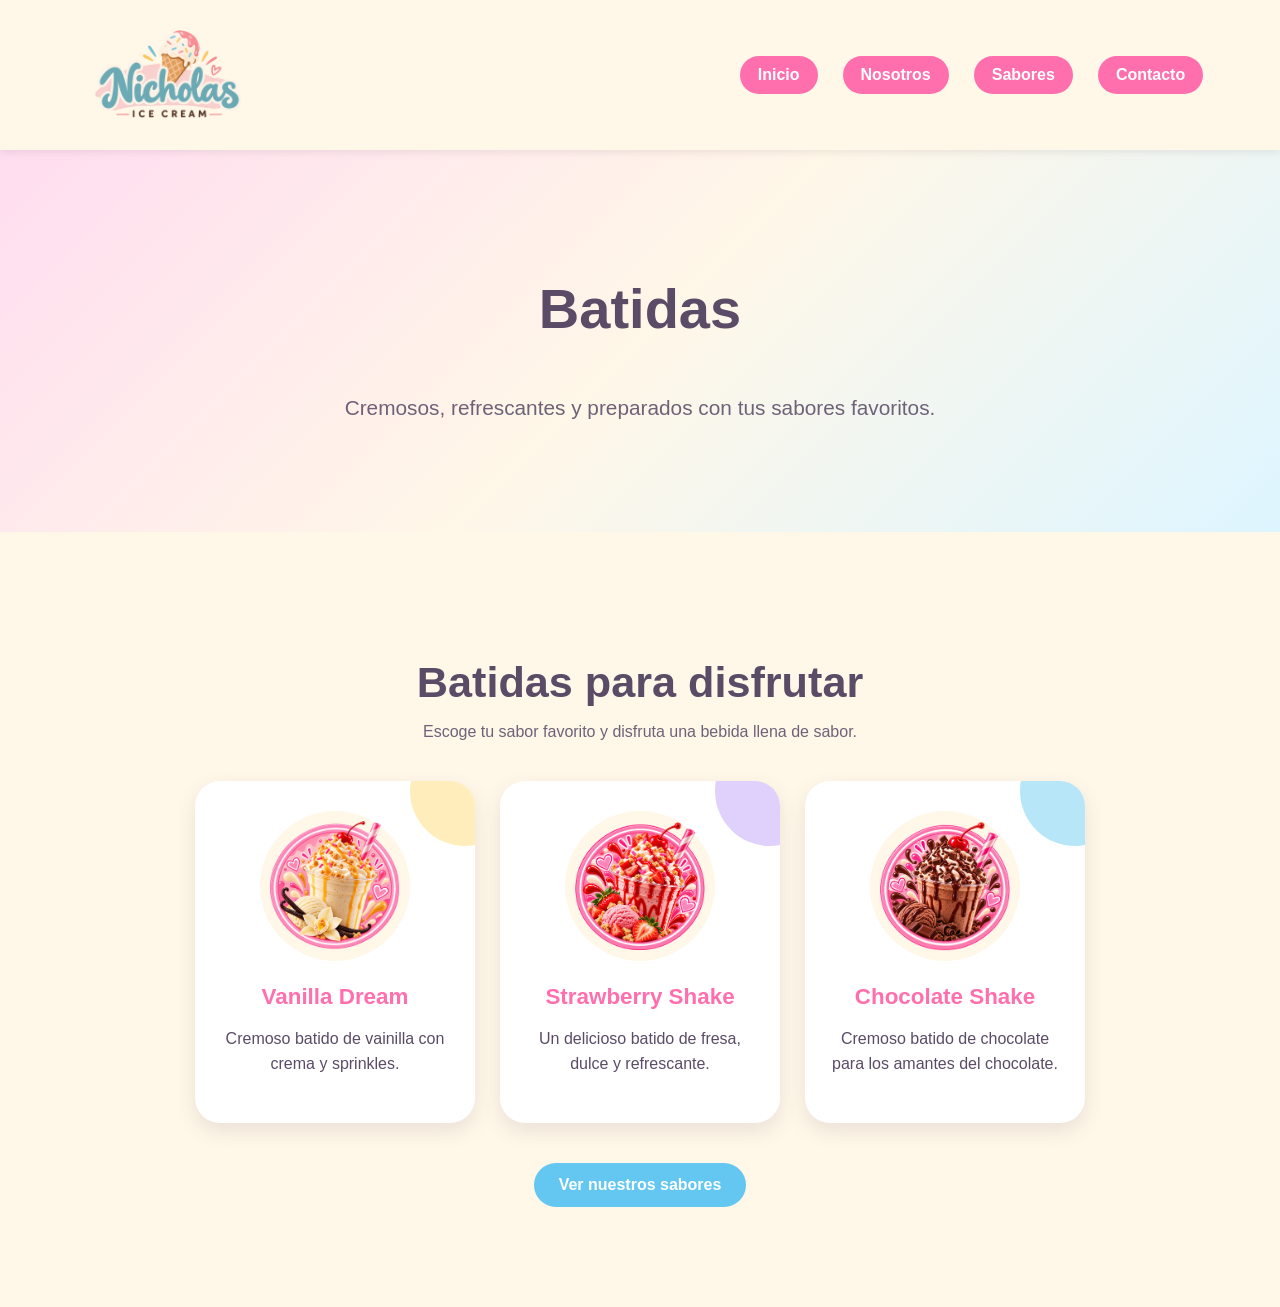
<file: Nicholas_Ice_Cream/Paginas/Batidas.html>
<!DOCTYPE html>
<html lang="es">

<head>
    <meta charset="UTF-8">
    <meta name="viewport" content="width=device-width, initial-scale=1.0">

    <title>Batidas | Nicholas Ice Cream</title>

    <!-- Conexión con la hoja de estilos -->
    <link rel="stylesheet" href="../Style.css">

</head>

<body>

    <!-- Encabezado principal -->
    <header>

        <div class="logo">
            <img src="../Imagen/Nicholas_Logo.png" alt="Nicholas Ice Cream">
        </div>

        <!-- Menú de navegación -->
        <nav>

            <a href="../Index.html">Inicio</a>

            <a href="nosotros.html">Nosotros</a>

            <a href="sabores.html">Sabores</a>

            <a href="contacto.html">Contacto</a>

        </nav>

    </header>


    <!-- Contenido principal -->
    <main>

        <!-- Presentación -->
        <section class="presentacion">

            <div class="presentacion-contenido">

                <h1>Batidas </h1>

                <p>
                    Cremosos, refrescantes y preparados
                    con tus sabores favoritos.
                </p>

            </div>

        </section>


        <!-- Opciones de batidos -->
        <section class="productos-destacados">

            <h2>Batidas para disfrutar </h2>

            <p class="intro-productos">
                Escoge tu sabor favorito y disfruta
                una bebida llena de sabor.
            </p>


            <div class="productos-container">


                <!-- Batida de vainilla -->
                <div class="producto-card">

                    <div class="producto-icon">

                        <img
                            src="../Imagen/Batida_Vainilla.png"
                            alt="Batida de vainilla">

                    </div>

                    <h3>Vanilla Dream</h3>

                    <p>
                        Cremoso batido de vainilla
                        con crema y sprinkles.
                    </p>

                </div>


                <!-- Batida de fresa -->
                <div class="producto-card">

                    <div class="producto-icon">

                        <img
                            src="../Imagen/Batido_Fresa.png"
                            alt="Batida de fresa">

                    </div>

                    <h3>Strawberry Shake</h3>

                    <p>
                        Un delicioso batido de fresa,
                        dulce y refrescante.
                    </p>

                </div>


                <!-- Batida de chocolate -->
                <div class="producto-card">

                    <div class="producto-icon">

                        <img
                            src="../Imagen/Batida_Chocolate.png"
                            alt="Batida de chocolate">

                    </div>

                    <h3>Chocolate Shake</h3>

                    <p>
                        Cremoso batido de chocolate
                        para los amantes del chocolate.
                    </p>

                </div>


            </div>


            <!-- Botón para regresar a sabores -->
            <a href="sabores.html" class="sabores-button">
                Ver nuestros sabores
            </a>

        </section>

    </main>

</body>

</html>
</file>
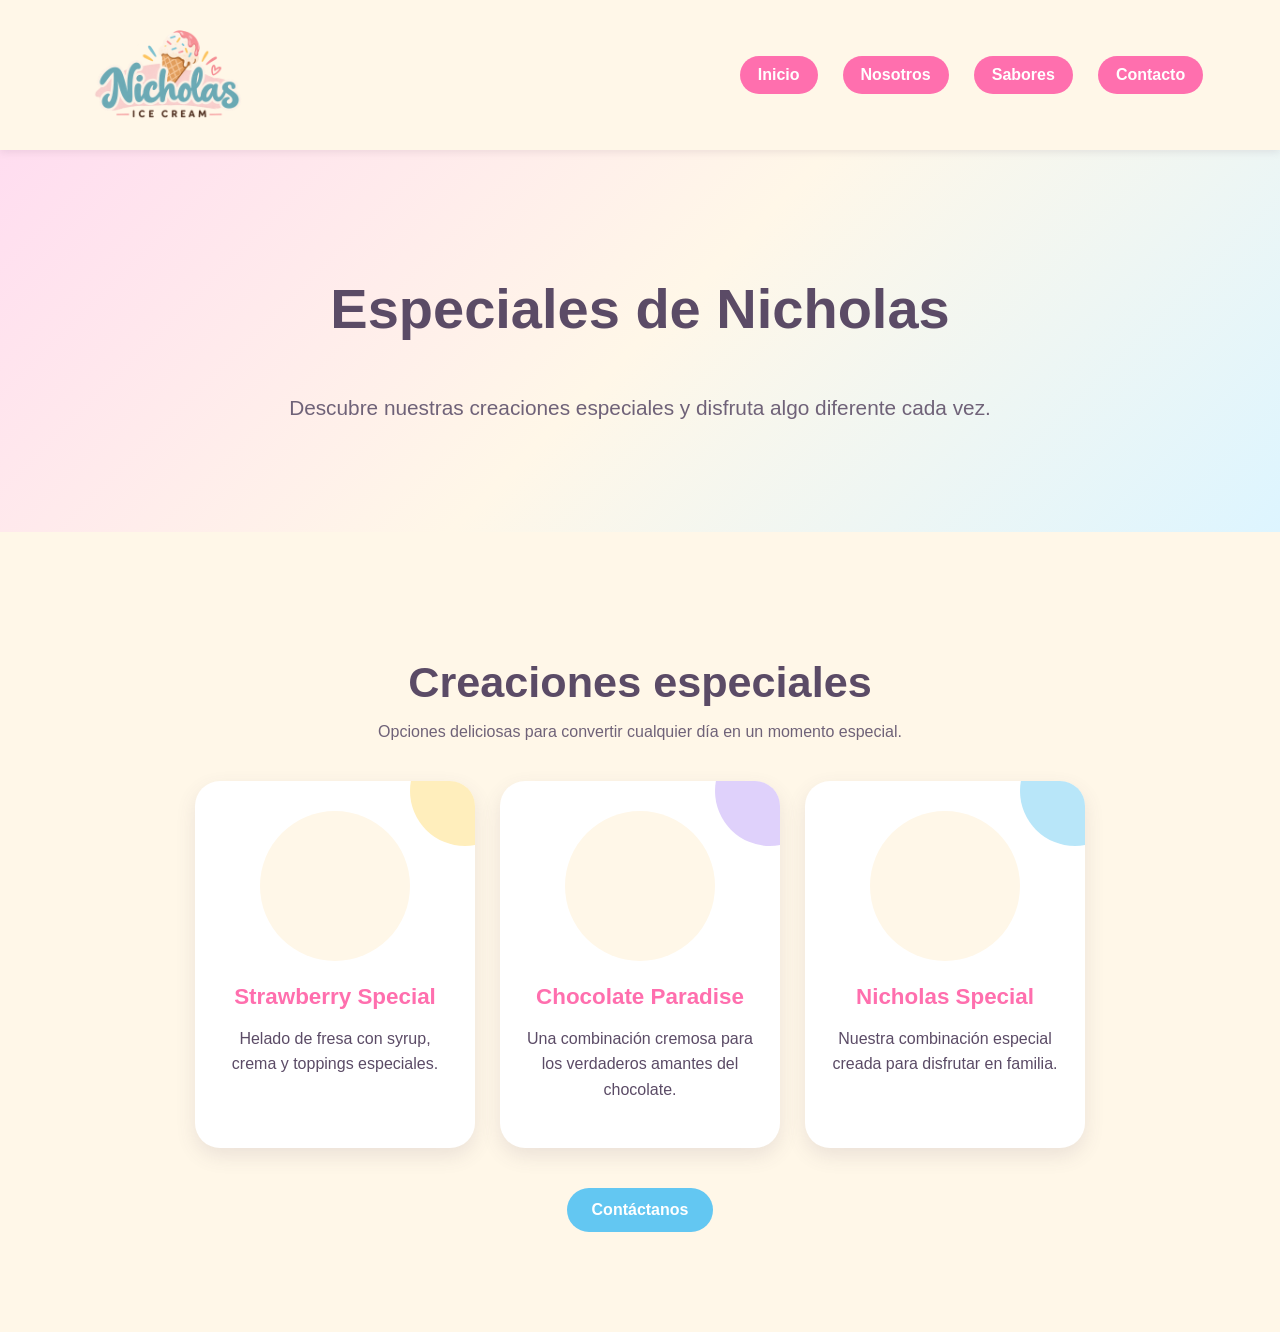
<file: Nicholas_Ice_Cream/Paginas/Especiales.html>
<!DOCTYPE html>
<html lang="es">

<head>
    <meta charset="UTF-8">
    <meta name="viewport" content="width=device-width, initial-scale=1.0">
    <title>Especiales | Nicholas Ice Cream</title>

    <!-- Conexión con la hoja de estilos -->
    <link rel="stylesheet" href="../Style.css">
</head>

<body>

    <!-- Encabezado principal -->
    <header>
        <div class="logo">
            <img src="../Imagen/Nicholas_Logo.png" alt="Nicholas Ice Cream">
        </div>

        <!-- Menú de navegación -->
        <nav>
            <a href="../Index.html">Inicio</a>
            <a href="nosotros.html">Nosotros</a>
            <a href="sabores.html">Sabores</a>
            <a href="contacto.html">Contacto</a>
        </nav>
    </header>

    <!-- Contenido principal -->
    <main>

        <!-- Presentación -->
        <section class="presentacion">
            <div class="presentacion-contenido">

                <h1>Especiales de Nicholas </h1>

                <p>
                    Descubre nuestras creaciones especiales
                    y disfruta algo diferente cada vez.
                </p>

            </div>
        </section>

        <!-- Especiales -->
        <section class="productos-destacados">

            <h2>Creaciones especiales </h2>

            <p class="intro-productos">
                Opciones deliciosas para convertir cualquier
                día en un momento especial.
            </p>

            <div class="productos-container">

                <!-- Especial 1 -->
                <div class="producto-card">

                    <div class="producto-icon"></div>

                    <h3>Strawberry Special</h3>

                    <p>
                        Helado de fresa con syrup,
                        crema y toppings especiales.
                    </p>

                </div>

                <!-- Especial 2 -->
                <div class="producto-card">

                    <div class="producto-icon"></div>

                    <h3>Chocolate Paradise</h3>

                    <p>
                        Una combinación cremosa
                        para los verdaderos amantes del chocolate.
                    </p>

                </div>

                <!-- Especial 3 -->
                <div class="producto-card">

                    <div class="producto-icon"></div>

                    <h3>Nicholas Special</h3>

                    <p>
                        Nuestra combinación especial
                        creada para disfrutar en familia.
                    </p>

                </div>

            </div>

            <!-- Botón -->
            <a href="contacto.html" class="sabores-button">
                Contáctanos
            </a>

        </section>

    </main>

</body>
</html>
</file>
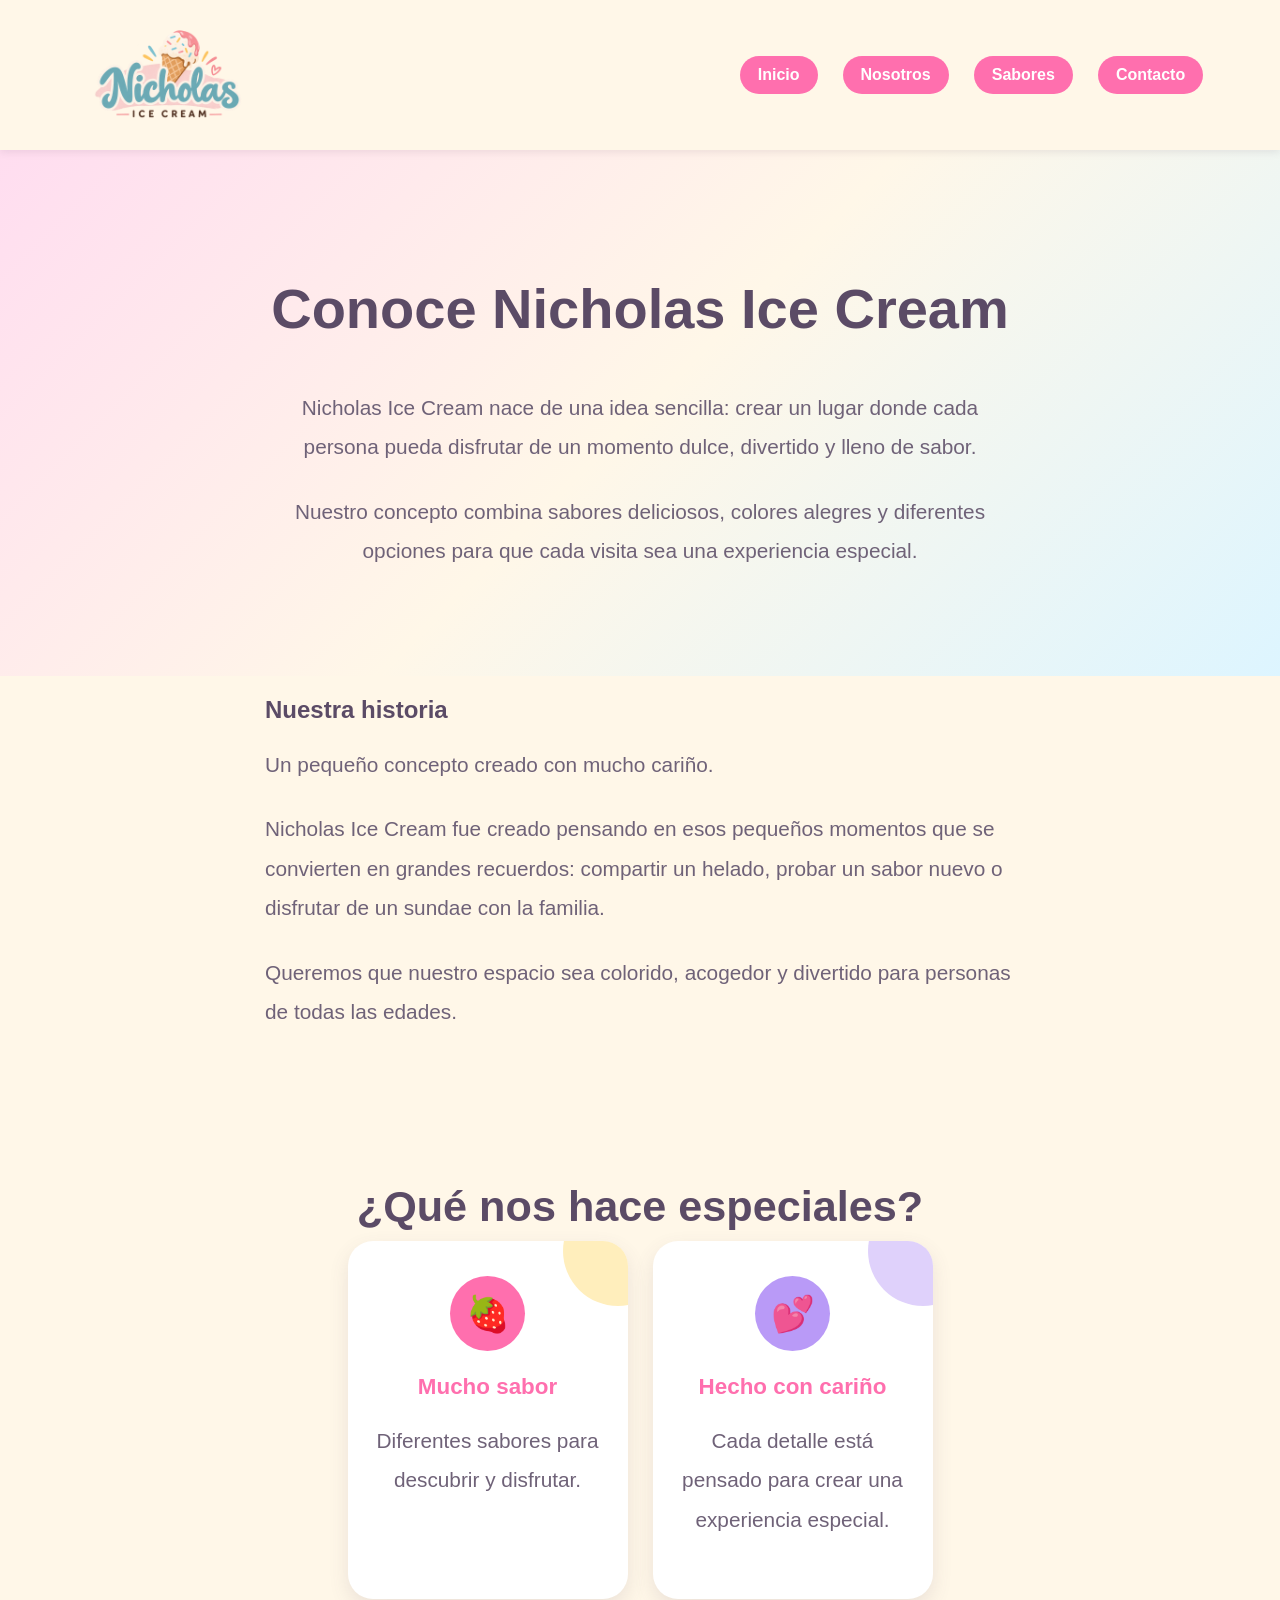
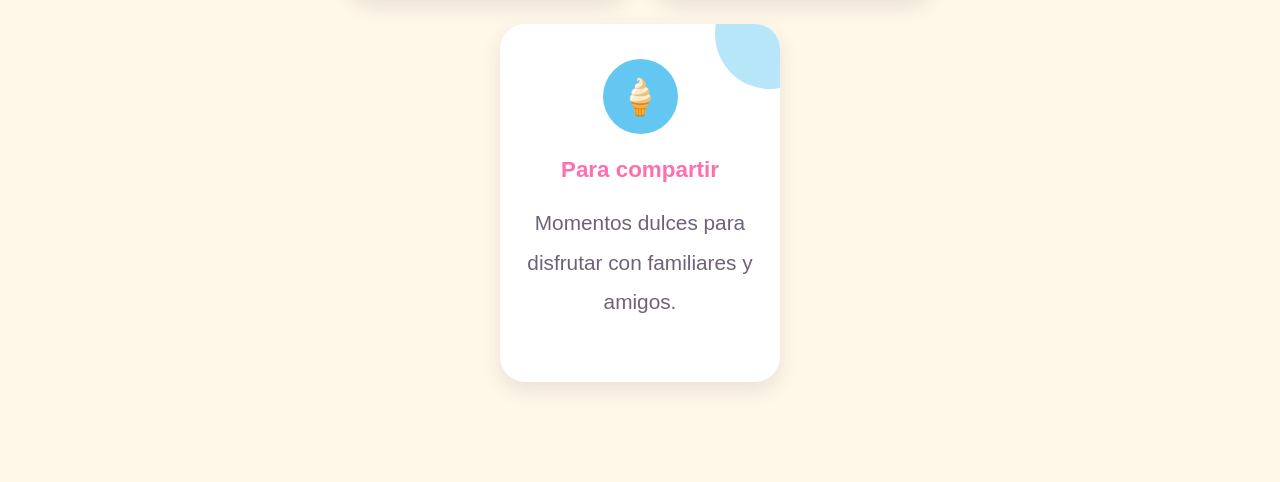
<file: Nicholas_Ice_Cream/Paginas/Nosotros.html>
<!DOCTYPE html>
<html lang="es">

<head>

    <meta charset="UTF-8">

    <meta name="viewport" content="width=device-width, initial-scale=1.0">

    <title>Nosotros | Nicholas Ice Cream</title>

    <!-- Conexión con la hoja de estilos -->
    <link rel="stylesheet" href="../Style.css">

</head>

<body>

    <!-- Encabezado principal -->
    <header>

        <div class="logo">
            <img src="../Imagen/Nicholas_Logo.png" alt="Nicholas Ice Cream">
        </div>

        <!-- Menú de navegación -->
        <nav>

            <a href="../Index.html">Inicio</a>

            <a href="nosotros.html">Nosotros</a>

            <a href="sabores.html">Sabores</a>

            <a href="contacto.html">Contacto</a>

        </nav>

    </header>


    <!-- Contenido principal -->
    <main>

        <!-- Sección de bienvenida -->
        <section class="presentacion">

            <div class="presentacion-contenido">

                <h1>Conoce Nicholas Ice Cream </h1>

                <p>
                    Nicholas Ice Cream nace de una idea sencilla:
                    crear un lugar donde cada persona pueda disfrutar
                    de un momento dulce, divertido y lleno de sabor.
                </p>

                <p>
                    Nuestro concepto combina sabores deliciosos,
                    colores alegres y diferentes opciones para que
                    cada visita sea una experiencia especial.
                </p>

            </div>

        </section>


        <!-- Sección de nuestra historia -->
        <div class="historia-contenido">

            <h2>Nuestra historia </h2>

            <p class="intro-sabores">
                Un pequeño concepto creado con mucho cariño.
            </p>

            <div class="presentacion-contenido">

                <p>
                    Nicholas Ice Cream fue creado pensando en esos
                    pequeños momentos que se convierten en grandes recuerdos:
                    compartir un helado, probar un sabor nuevo o disfrutar
                    de un sundae con la familia.
                </p>

                <p>
                    Queremos que nuestro espacio sea colorido, acogedor
                    y divertido para personas de todas las edades.
                </p>

            </div>

        </section>
        


        <!-- Sección de valores -->
        <section class="productos-destacados">

            <h2>¿Qué nos hace especiales? </h2>

            <div class="productos-container">

                <div class="caracteristica-card">

                    <div class="caracteristica-icon">
                        🍓
                    </div>

                  <h3>Mucho sabor</h3>

               <p>
                 Diferentes sabores para descubrir y disfrutar.
               </p>

           </div> 

           <div class="caracteristica-card">

            <div class="caracteristica-icon">💕</div>

           <h3>Hecho con cariño</h3>

           <p>
             Cada detalle está pensado para crear una experiencia especial.
          </p>

     </div>

            <div class="caracteristica-card">

            <div class="caracteristica-icon">🍦</div>

               <h3>Para compartir</h3>

               <p>
                  Momentos dulces para disfrutar con familiares y amigos.
              </p>

           </div>

            </div>

        </section>

        

    </main>

</body>

</html>
</file>
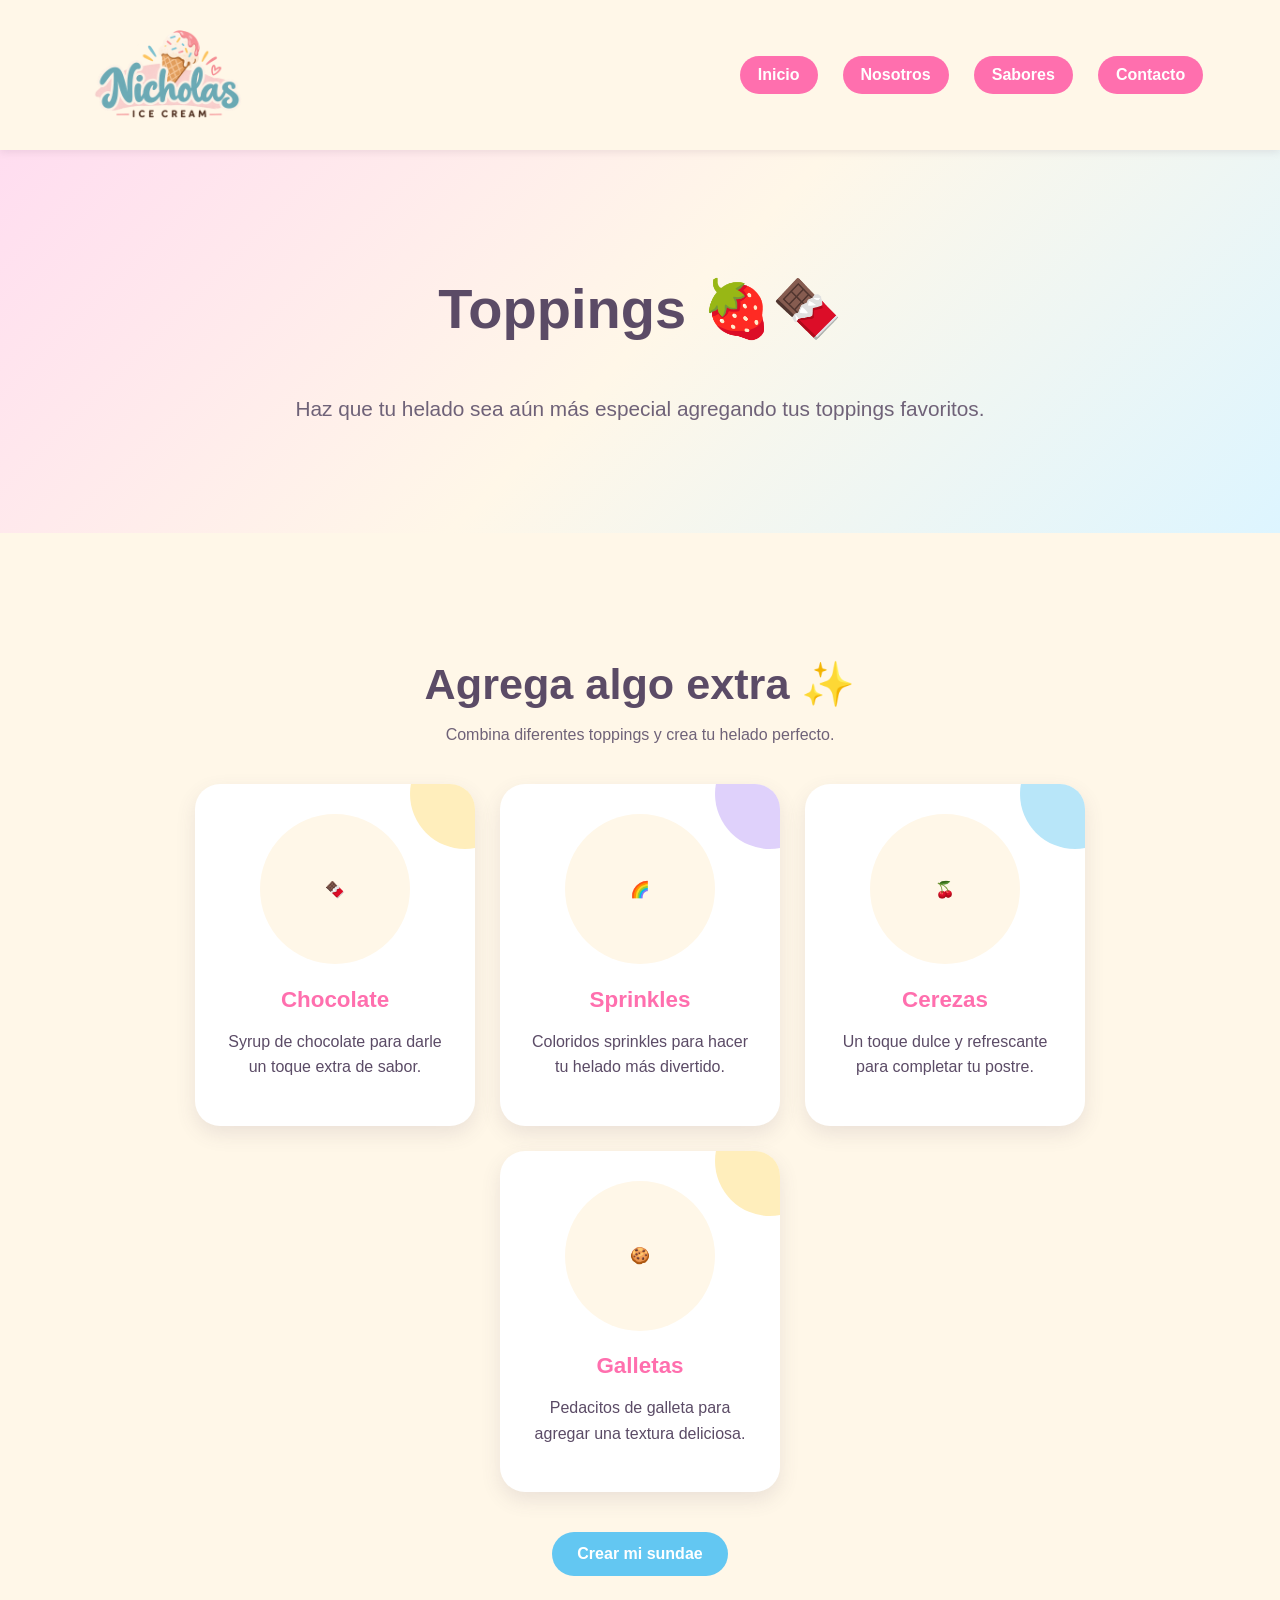
<file: Nicholas_Ice_Cream/Paginas/Toppings.html>
<!DOCTYPE html>
<html lang="es">

<head>
    <meta charset="UTF-8">
    <meta name="viewport" content="width=device-width, initial-scale=1.0">
    <title>Toppings | Nicholas Ice Cream</title>

    <!-- Conexión con la hoja de estilos -->
    <link rel="stylesheet" href="../Style.css">
</head>

<body>

    <!-- Encabezado principal -->
    <header>
        <div class="logo">
            <img src="../Imagen/Nicholas_Logo.png" alt="Nicholas Ice Cream">
        </div>

        <!-- Menú de navegación -->
        <nav>
            <a href="../Index.html">Inicio</a>
            <a href="nosotros.html">Nosotros</a>
            <a href="sabores.html">Sabores</a>
            <a href="contacto.html">Contacto</a>
        </nav>
    </header>

    <!-- Contenido principal -->
    <main>

        <!-- Presentación -->
        <section class="presentacion">
            <div class="presentacion-contenido">

                <h1>Toppings 🍓🍫</h1>

                <p>
                    Haz que tu helado sea aún más especial
                    agregando tus toppings favoritos.
                </p>

            </div>
        </section>

        <!-- Opciones de toppings -->
        <section class="productos-destacados">

            <h2>Agrega algo extra ✨</h2>

            <p class="intro-productos">
                Combina diferentes toppings y crea
                tu helado perfecto.
            </p>

            <div class="productos-container">

                <!-- Chocolate -->
                <div class="producto-card">

                    <div class="producto-icon">🍫</div>

                    <h3>Chocolate</h3>

                    <p>
                        Syrup de chocolate para darle
                        un toque extra de sabor.
                    </p>

                </div>

                <!-- Sprinkles -->
                <div class="producto-card">

                    <div class="producto-icon">🌈</div>

                    <h3>Sprinkles</h3>

                    <p>
                        Coloridos sprinkles para hacer
                        tu helado más divertido.
                    </p>

                </div>

                <!-- Cerezas -->
                <div class="producto-card">

                    <div class="producto-icon">🍒</div>

                    <h3>Cerezas</h3>

                    <p>
                        Un toque dulce y refrescante
                        para completar tu postre.
                    </p>

                </div>

                <!-- Galletas -->
                <div class="producto-card">

                    <div class="producto-icon">🍪</div>

                    <h3>Galletas</h3>

                    <p>
                        Pedacitos de galleta para agregar
                        una textura deliciosa.
                    </p>

                </div>

            </div>

            <a href="sundaes.html" class="sabores-button">
                Crear mi sundae
            </a>

        </section>

    </main>

</body>
</html>
</file>
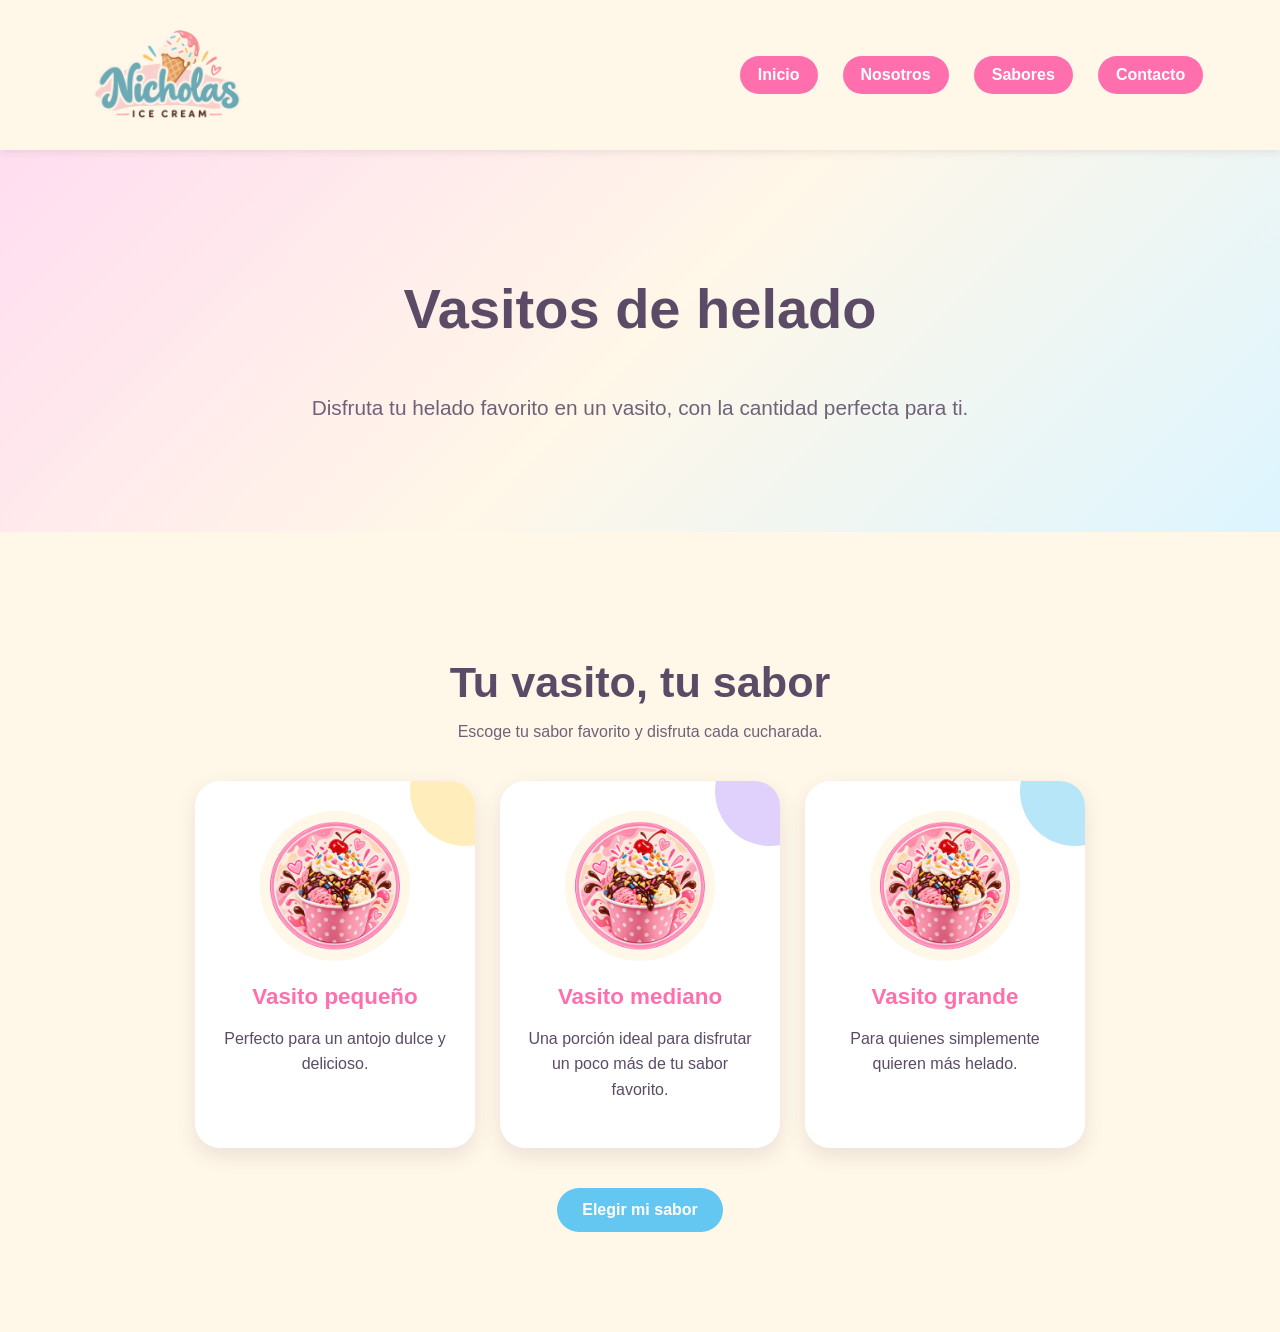
<file: Nicholas_Ice_Cream/Paginas/Vasos.html>
<!DOCTYPE html>
<html lang="es">

<head>
    <meta charset="UTF-8">
    <meta name="viewport" content="width=device-width, initial-scale=1.0">
    <title>Vasitos | Nicholas Ice Cream</title>

    <!-- Conexión con la hoja de estilos -->
    <link rel="stylesheet" href="../Style.css">
</head>

<body>

    <!-- Encabezado principal -->
    <header>
        <div class="logo">
            <img src="../Imagen/Nicholas_Logo.png" alt="Nicholas Ice Cream">
        </div>

        <!-- Menú de navegación -->
        <nav>
            <a href="../Index.html">Inicio</a>
            <a href="nosotros.html">Nosotros</a>
            <a href="sabores.html">Sabores</a>
            <a href="contacto.html">Contacto</a>
        </nav>
    </header>

    <!-- Contenido principal -->
    <main>

        <!-- Presentación -->
        <section class="presentacion">
            <div class="presentacion-contenido">

                <h1>Vasitos de helado </h1>

                <p>
                    Disfruta tu helado favorito en un vasito,
                    con la cantidad perfecta para ti.
                </p>

            </div>
        </section>

        <!-- Opciones -->
        <section class="productos-destacados">

            <h2>Tu vasito, tu sabor </h2>

            <p class="intro-productos">
                Escoge tu sabor favorito y disfruta cada cucharada.
            </p>

            <div class="productos-container">

                <!-- Vasito pequeño -->
                <div class="producto-card">

                    <div class="producto-icon">
                  <img src="../Imagen/Vasito.png" alt="Vasito de helado">
                    </div>

                    <h3>Vasito pequeño</h3>

                    <p>
                        Perfecto para un antojo dulce
                        y delicioso.
                    </p>

                </div>

                <!-- Vasito mediano -->
                <div class="producto-card">

                    <div class="producto-icon">
                   <img src="../Imagen/Vasito.png" alt="Vasito mediano">
                    </div>

                    <h3>Vasito mediano</h3>

                    <p>
                        Una porción ideal para disfrutar
                        un poco más de tu sabor favorito.
                    </p>

                </div>

                <!-- Vasito grande -->
                <div class="producto-card">

                    <div class="producto-icon">
                      <img src="../Imagen/Vasito.png" alt="Vasito grande">
                    </div>

                    <h3>Vasito grande</h3>

                    <p>
                        Para quienes simplemente
                        quieren más helado.
                    </p>

                </div>

            </div>

            <a href="sabores.html" class="sabores-button">
                Elegir mi sabor
            </a>

        </section>

    </main>

</body>
</html>
</file>
<file: Nicholas_Ice_Cream/Style.css>
/* =========================================
   ESTILOS GENERALES
   ========================================= */

* {
    box-sizing: border-box;
}

html {
    scroll-behavior: smooth;
}

body {
    margin: 0;
    font-family: Arial, Helvetica, sans-serif;
    background-color: #FFF7E8;
    color: #5B4B66;
}


/* =========================================
   LOGO PRINCIPAL
   ========================================= */

.logo img {
    width: 180px;
    height: auto;
    display: block;
}


/* =========================================
   ENCABEZADO PRINCIPAL
   ========================================= */

header {
    display: flex;
    justify-content: space-between;
    align-items: center;
    padding: 15px 6%;
    background-color: #FFF7E8;
    box-shadow: 0 2px 8px rgba(91, 75, 102, 0.12);
    position: sticky;
    top: 0;
    z-index: 1000;
}


/* =========================================
   MENÚ DE NAVEGACIÓN
   ========================================= */

nav {
    display: flex;
    gap: 25px;
}

nav a {
    display: inline-block;
    padding: 10px 18px;
    background-color: #FF6FAE;
    color: white;
    text-decoration: none;
    font-weight: 600;
    border-radius: 25px;
    transition: 0.3s;
}

nav a:hover {
    background-color: #B99AF7;
    color: white;
    transform: translateY(-3px);
}

/* =========================================
   SECCIÓN PRINCIPAL / HERO
   ========================================= */

.hero {
    min-height: 70vh;
    display: flex;
    justify-content: center;
    align-items: center;
    text-align: center;
    padding: 60px 20px;

    background: linear-gradient(
        135deg,
        #FFF7E8,
        #FFDDF0,
        #DDF5FF
    );
}

.hero-content {
    max-width: 700px;
}

.hero h1 {
    font-size: 3.5rem;
    color: #5B4B66;
    margin-bottom: 20px;
}

.hero p {
    font-size: 1.2rem;
    color: #5B4B66;
    line-height: 1.7;
    margin-bottom: 30px;
}


/* =========================================
   BOTÓN PRINCIPAL
   ========================================= */

.hero-button {
    display: inline-block;
    padding: 14px 28px;
    background-color: #FF6FAE;
    color: white;
    text-decoration: none;
    border-radius: 30px;
    font-weight: bold;
    transition: 0.3s;
}

.hero-button:hover {
    background-color: #B99AF7;
    color: white;
    transform: translateY(-3px);
}


/* =========================================
   SABORES DESTACADOS
   ========================================= */

.sabores-destacados {
    padding: 100px 6% 80px;
    text-align: center;
    background-color: #FFF7E8;
}

.sabores-destacados h2 {
    font-size: 3.5rem;
    color: #5B4B66;
    margin-bottom: 20px;
    font-weight: bold;
}

.intro-sabores {
    color: #6F6278;
    margin-bottom: 40px;
}


/* =========================================
   CONTENEDOR DE SABORES
   ========================================= */

.sabores-container {
    display: flex;
    justify-content: center;
    flex-wrap: wrap;
    gap: 25px;
}


/* =========================================
   TARJETAS DE SABORES
   ========================================= */

.sabor-card {
    width: 280px;
    min-height: 330px;
    padding: 30px 25px;
    background-color: white;
    border-radius: 25px;
    box-shadow: 0 8px 20px rgba(91, 75, 102, 0.12);
    transition: transform 0.3s ease, box-shadow 0.3s ease;
    position: relative;
    overflow: hidden;
    text-align: center;
}

.sabor-card::before {
    content: "";
    position: absolute;
    top: -45px;
    right: -45px;
    width: 110px;
    height: 110px;
    background: #FFD96A;
    border-radius: 50%;
    opacity: 0.45;
}

.sabor-card:nth-child(2)::before {
    background: #B99AF7;
}

.sabor-card:nth-child(3)::before {
    background: #63C7F2;
}

.sabor-card:hover {
    transform: translateY(-10px);
    box-shadow: 0 15px 30px rgba(91, 75, 102, 0.18);
}


/* =========================================
   IMAGEN DE SABOR
   ========================================= */

.sabor-icon {
    width: 150px;
    height: 150px;
    margin: 0 auto 20px;
    border-radius: 50%;
    background-color: #FFF7E8;
    display: flex;
    align-items: center;
    justify-content: center;
    position: relative;
    z-index: 1;
}

.sabor-icon img {
    width: 130px;
    height: 130px;
    object-fit: contain;
}


/* =========================================
   TEXTO DE SABORES
   ========================================= */

.sabor-card h3 {
    color: #FF6FAE;
    font-size: 1.4rem;
    margin-bottom: 12px;
    position: relative;
    z-index: 1;
}

.sabor-card p {
    color: #5B4B66;
    font-size: 1rem;
    line-height: 1.6;
    position: relative;
    z-index: 1;
}


/* =========================================
   BOTONES SECUNDARIOS
   ========================================= */

.sabores-button {
    display: inline-block;
    margin-top: 40px;
    padding: 13px 25px;
    background-color: #63C7F2;
    color: white;
    text-decoration: none;
    border-radius: 25px;
    font-weight: bold;
    transition: 0.3s;
}

.sabores-button:hover {
    background-color: #B99AF7;
    color: white;
    transform: translateY(-3px);
}


/* =========================================
   CARRUSEL DE IMÁGENES
   ========================================= */

.galeria-inicio {
    padding: 70px 6%;
    text-align: center;
    background-color: #DDF5FF;
}

.galeria-inicio h2 {
    font-size: 2.5rem;
    color: #5B4B66;
    margin-bottom: 35px;
}

.carousel {
    position: relative;
    max-width: 850px;
    margin: 0 auto;
    display: flex;
    align-items: center;
    justify-content: center;
}

.carousel img {
    width: 100%;
    max-height: 500px;
    object-fit: cover;
    border-radius: 25px;
    box-shadow: 0 8px 25px rgba(91, 75, 102, 0.18);
}


/* =========================================
   BOTONES DEL CARRUSEL
   ========================================= */

.carousel-btn {
    position: absolute;
    top: 50%;
    transform: translateY(-50%);
    width: 45px;
    height: 45px;
    border: none;
    border-radius: 50%;
    background-color: #FF6FAE;
    color: white;
    font-size: 1.5rem;
    cursor: pointer;
    z-index: 2;
    transition: 0.3s;
}

.carousel-btn:hover {
    background-color: #B99AF7;
    transform: translateY(-50%) scale(1.1);
}

.carousel-btn.prev {
    left: 15px;
}

.carousel-btn.next {
    right: 15px;
}


/* =========================================
   SECCIÓN DE PRESENTACIÓN
   ========================================= */

.presentacion {
    padding: 80px 6%;
    text-align: center;

    background: linear-gradient(
        135deg,
        #FFDDF0,
        #FFF7E8,
        #DDF5FF
    );
}

.presentacion-contenido {
    max-width: 750px;
    margin: auto;
}


/* Títulos de presentación */

.presentacion h1,
.presentacion h2 {
    font-size: 3.5rem;
}

.presentacion h2 {
    font-size: 3.5rem;
}

/* Texto de presentación */

.presentacion p {
    font-size: 1.3rem;
    color: #6F6278;
    line-height: 1.9;
    margin-bottom: 25px;
}

/* =========================================
   BOTÓN DE PRESENTACIÓN
   ========================================= */

.presentacion-button {
    display: inline-block;
    padding: 14px 30px;
    background-color: #FF6FAE;
    color: white;
    text-decoration: none;
    border-radius: 30px;
    font-weight: bold;
    transition: 0.3s;
}

.presentacion-button:hover {
    background-color: #B99AF7;
    color: white;
    transform: translateY(-3px);
}


/* =========================================
   PRODUCTOS DESTACADOS
   ========================================= */

.productos-destacados {
    padding: 90px 6% 100px;
    text-align: center;
    background-color: #FFF7E8;
}

.productos-destacados h2 {
    font-size: 2.7rem;
    color: #5B4B66;
    margin-bottom: 10px;
}

.intro-productos {
    color: #6F6278;
    margin-bottom: 40px;
}


/* =========================================
   CONTENEDOR DE PRODUCTOS
   ========================================= */

.productos-container {
    display: flex;
    justify-content: center;
    flex-wrap: wrap;
    gap: 25px;
}


/* =========================================
   TARJETAS DE PRODUCTOS
   ========================================= */

.producto-card {
    width: 280px;
    min-height: 330px;
    padding: 30px 25px;
    background-color: white;
    border-radius: 25px;
    box-shadow: 0 8px 20px rgba(91, 75, 102, 0.12);
    transition: transform 0.3s ease, box-shadow 0.3s ease;
    position: relative;
    overflow: hidden;
    text-align: center;
}

.producto-card::before {
    content: "";
    position: absolute;
    top: -45px;
    right: -45px;
    width: 110px;
    height: 110px;
    background: #FFD96A;
    border-radius: 50%;
    opacity: 0.45;
}

.producto-card:nth-child(2)::before {
    background: #B99AF7;
}

.producto-card:nth-child(3)::before {
    background: #63C7F2;
}

.producto-card:hover {
    transform: translateY(-10px);
    box-shadow: 0 15px 30px rgba(91, 75, 102, 0.18);
}


/* =========================================
   IMAGEN DE PRODUCTO
   ========================================= */

.producto-icon {
    width: 150px;
    height: 150px;
    margin: 0 auto 20px;
    border-radius: 50%;
    background-color: #FFF7E8;
    display: flex;
    align-items: center;
    justify-content: center;
    position: relative;
    z-index: 1;
}

.producto-icon img {
    width: 130px;
    height: 130px;
    object-fit: contain;
}


/* =========================================
   TEXTO DE PRODUCTOS
   ========================================= */

.producto-card h3 {
    color: #FF6FAE;
    font-size: 1.4rem;
    margin-bottom: 12px;
    position: relative;
    z-index: 1;
}

.producto-card p {
    color: #5B4B66;
    font-size: 1rem;
    line-height: 1.6;
    position: relative;
    z-index: 1;
}

.producto-card a {
    display: inline-block;
    margin-top: 15px;
    padding: 10px 20px;
    background-color: #FF6FAE;
    color: white;
    font-weight: bold;
    text-decoration: none;
    border-radius: 25px;
    position: relative;
    z-index: 1;
    transition: 0.3s;
}

.producto-card a:hover {
    background-color: #B99AF7;
    color: white;
    transform: translateY(-3px);
}

/* =========================================
   SECCIÓN ¿QUÉ NOS HACE ESPECIALES?
   ========================================= */

.caracteristicas {
    padding: 70px 30px;
    background: #FFF7E8;
    text-align: center;
}

.caracteristicas h2 {
    font-size: 2.5rem;
    color: #5B4B66;
    margin-bottom: 40px;
    font-weight: bold;
}

.caracteristicas-container {
    display: flex;
    justify-content: center;
    gap: 25px;
    flex-wrap: wrap;
}

.caracteristica-card {
    width: 280px;
    min-height: 260px;
    padding: 35px 25px;
    background: white;
    border-radius: 25px;
    box-shadow: 0 8px 20px rgba(91, 75, 102, 0.12);
    transition: transform 0.3s ease, box-shadow 0.3s ease;
    position: relative;
    overflow: hidden;
}

.caracteristica-card::before {
    content: "";
    position: absolute;
    top: -45px;
    right: -45px;
    width: 110px;
    height: 110px;
    background: #FFD96A;
    border-radius: 50%;
    opacity: 0.45;
}

.caracteristica-card:nth-child(2)::before {
    background: #B99AF7;
}

.caracteristica-card:nth-child(3)::before {
    background: #63C7F2;
}

.caracteristica-card:hover {
    transform: translateY(-10px);
    box-shadow: 0 15px 30px rgba(91, 75, 102, 0.18);
}

.caracteristica-icon {
    width: 75px;
    height: 75px;
    margin: 0 auto 20px;
    border-radius: 50%;
    background: #FF6FAE;
    display: flex;
    align-items: center;
    justify-content: center;
    font-size: 2.2rem;
    position: relative;
    z-index: 1;
}

.caracteristica-card:nth-child(2) .caracteristica-icon {
    background: #B99AF7;
}

.caracteristica-card:nth-child(3) .caracteristica-icon {
    background: #63C7F2;
}

.caracteristica-card h3 {
    color: #FF6FAE;
    font-size: 1.4rem;
    margin-bottom: 15px;
    position: relative;
    z-index: 1;
}

.caracteristica-card p {
    color: #5B4B66;
    font-size: 1rem;
    line-height: 1.7;
    position: relative;
    z-index: 1;
}


/* =========================================
   FORMULARIOS
   ========================================= */

form {
    max-width: 700px;
    margin: 30px auto 0;
    text-align: left;
}

form label {
    display: block;
    margin-bottom: 8px;
    color: #5B4B66;
    font-weight: bold;
}

form input,
form textarea,
form select {
    width: 100%;
    padding: 12px 15px;
    border: 2px solid #E8DDEA;
    border-radius: 12px;
    font-family: inherit;
    font-size: 1rem;
    outline: none;
    transition: 0.3s;
}

form input:focus,
form textarea:focus,
form select:focus {
    border-color: #63C7F2;
    box-shadow: 0 0 0 3px rgba(99, 199, 242, 0.15);
}

form textarea {
    min-height: 130px;
    resize: vertical;
}


/* =========================================
   MENSAJES DE VALIDACIÓN
   ========================================= */

form small {
    display: block;
    margin-top: 5px;
    color: #D94F70;
    font-size: 0.9rem;
}

#mensajeExito {
    margin-top: 20px;
    color: #5B4B66;
    font-weight: bold;
    text-align: center;
}


/* =========================================
   RESPONSIVE - TABLET
   ========================================= */

@media (max-width: 992px) {

    .hero h1 {
        font-size: 3rem;
    }

    .sabor-card,
    .producto-card,
    .caracteristica-card {
        width: 260px;
    }

}


/* =========================================
   RESPONSIVE - CELULAR
   ========================================= */

@media (max-width: 768px) {

    header {
        flex-direction: column;
        gap: 15px;
        padding: 15px;
    }

    .logo img {
        width: 150px;
    }

    nav {
        flex-wrap: wrap;
        justify-content: center;
        gap: 15px;
    }

    nav a {
        font-size: 0.9rem;
    }


    /* Hero */

    .hero {
        min-height: 60vh;
        padding: 40px 20px;
    }

    .hero h1 {
        font-size: 2.3rem;
    }

    .hero p {
        font-size: 1rem;
    }

    .hero-button {
        padding: 12px 22px;
    }


    /* Secciones */

    .sabores-destacados,
    .productos-destacados {
        padding: 60px 20px;
    }

    .galeria-inicio {
        padding: 50px 20px;
    }

    .presentacion {
        padding: 60px 20px;
    }


    /* Títulos */

   .sabores-destacados h2,
   .sabores-destacados h2,
   .productos-destacados h2,
   .galeria-inicio h2,
   .presentacion h1,
   .presentacion h2 {
    font-size: 2.8rem;
}

    /* Tarjetas */

    .sabor-card,
    .producto-card,
    .caracteristica-card {
        width: 100%;
        max-width: 330px;
    }


    /* Carrusel */

    .carousel img {
        max-height: 350px;
    }

    .carousel-btn {
        width: 38px;
        height: 38px;
        font-size: 1.2rem;
    }

    .carousel-btn.prev {
        left: 8px;
    }

    .carousel-btn.next {
        right: 8px;
    }


    /* Botones */

    .sabores-button,
    .presentacion-button {
        padding: 12px 20px;
    }


    /* Formularios */

    form {
        width: 100%;
    }

}


/* =========================================
   RESPONSIVE - CELULARES PEQUEÑOS
   ========================================= */

@media (max-width: 480px) {

    .logo img {
        width: 135px;
    }

    nav {
        gap: 10px;
    }

    nav a {
        font-size: 0.85rem;
    }

    .hero h1 {
        font-size: 2rem;
    }

    .hero p {
        font-size: 0.95rem;
    }

    .sabor-card,
    .producto-card,
    .caracteristica-card {
        max-width: 300px;
        padding: 25px 20px;
    }

    .sabor-icon,
    .producto-icon {
        width: 135px;
        height: 135px;
    }

    .sabor-icon img,
    .producto-icon img {
        width: 115px;
        height: 115px;
    }

    .carousel-btn {
        width: 34px;
        height: 34px;
        font-size: 1rem;
    }

}

.historia-contenido  {
    max-width: 750px;
    margin: 0 auto;
}

.historia-contenido p {
    font-size: 1.3rem;
    color: #6F6278;
    line-height: 1.9;
    margin-bottom: 25px;
}
</file>
